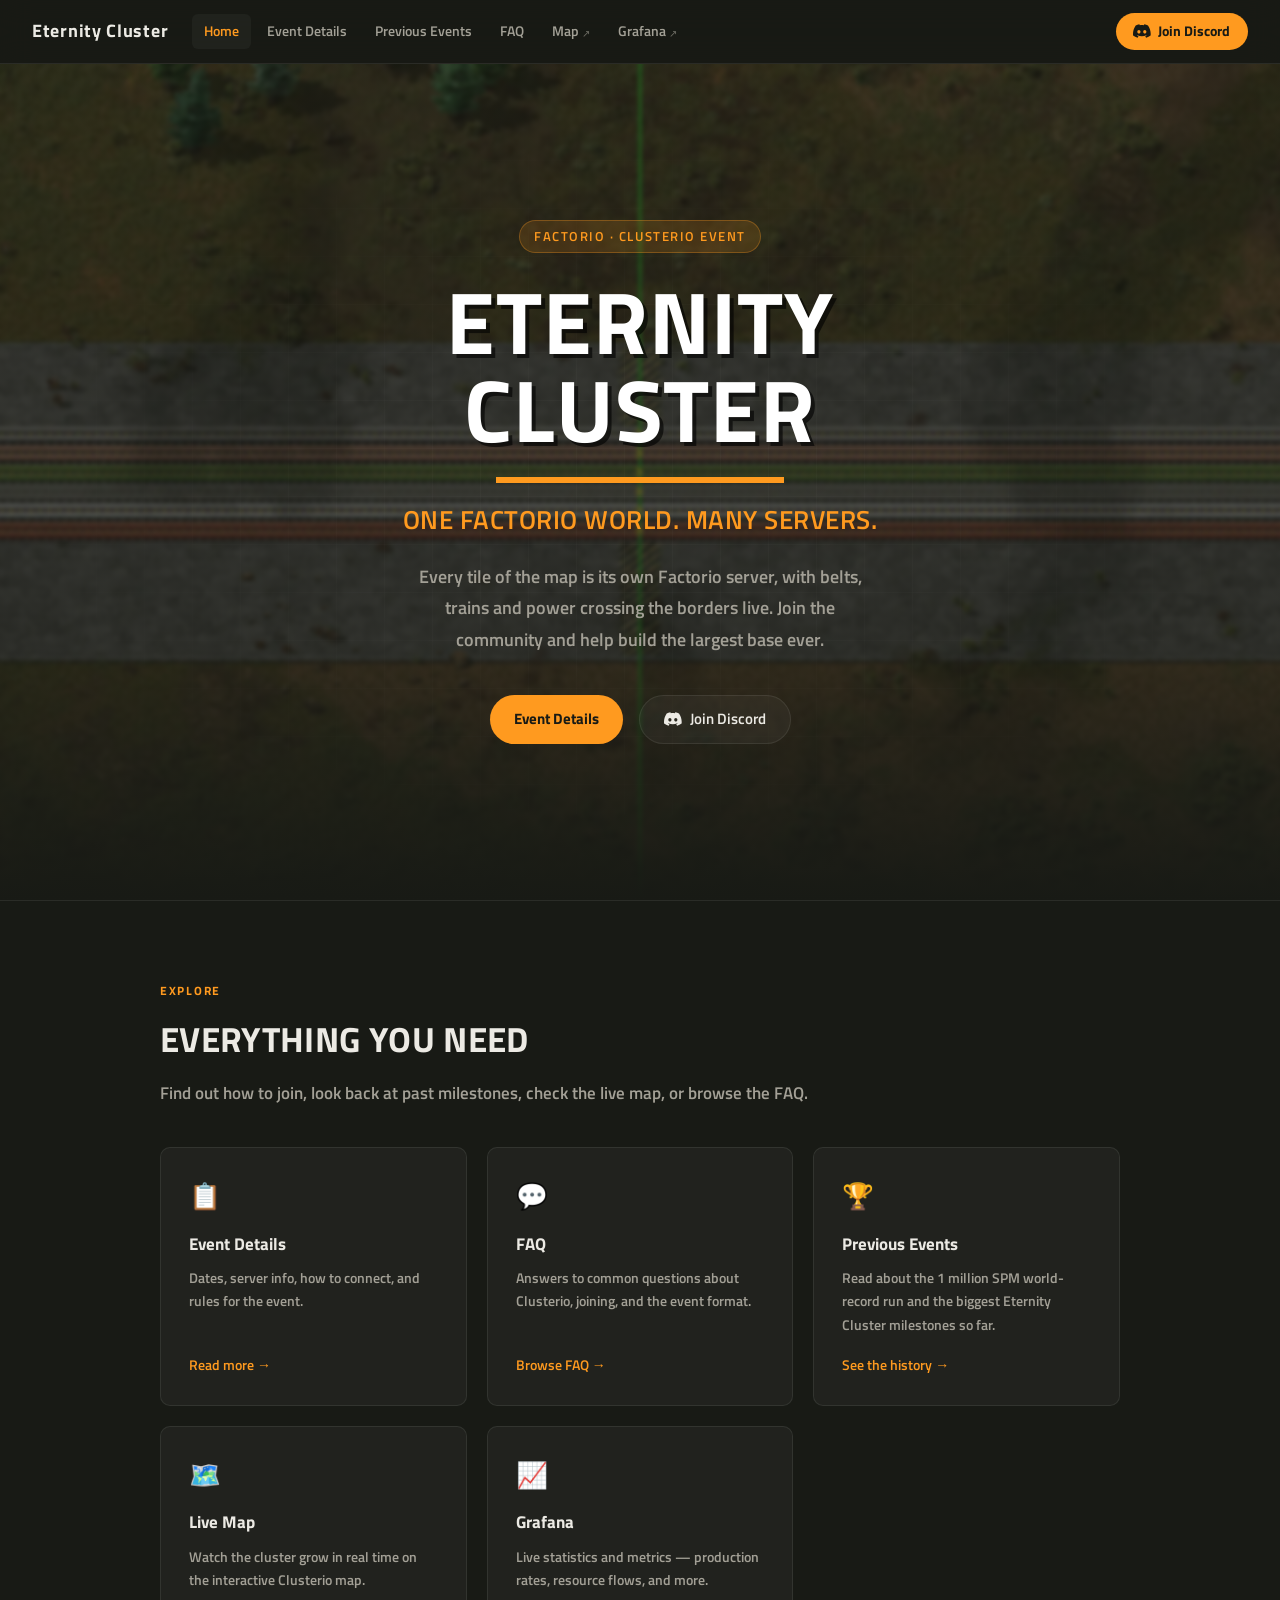
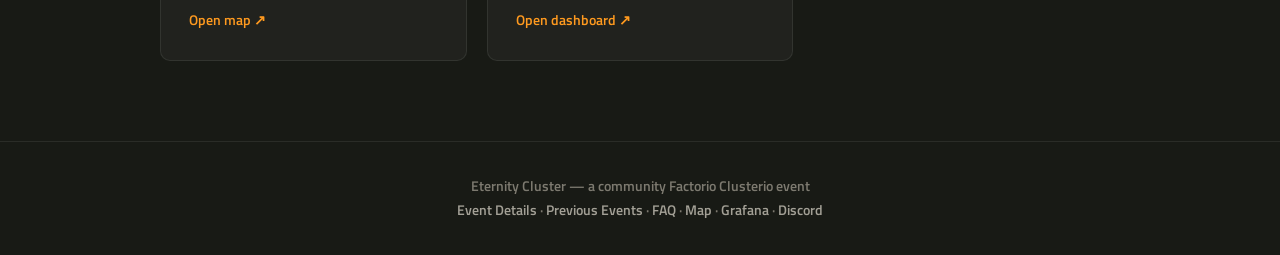
<file: index.html>
<!DOCTYPE html>
<html lang="en">
<head>
  <meta charset="UTF-8" />
  <meta name="viewport" content="width=device-width, initial-scale=1.0" />
  <meta name="description" content="Eternity Cluster is the world's largest collaborative multiplayer Factorio event powered by Clusterio.">
  <title>Eternity Cluster</title>
  <meta property="og:type" content="website" />
  <meta property="og:site_name" content="Eternity Cluster" />
  <meta property="og:title" content="Eternity Cluster" />
  <meta property="og:description" content="One Factorio world. Many servers. A community Factorio event powered by Clusterio." />
  <meta property="og:image" content="https://www.eternitycluster.com/img/og-card.jpg" />
  <meta property="og:image:width" content="1200" />
  <meta property="og:image:height" content="630" />
  <meta name="twitter:card" content="summary_large_image" />
  <meta name="theme-color" content="#181A15" />
  <link rel="stylesheet" href="css/style.css" />
  <link rel="preload" href="img/hero-border.webp" as="image" fetchpriority="high" />
</head>
<body>

  <!-- ─── Nav ─────────────────────────────────────────────────────────────── -->
  <nav class="nav">
    <a href="index.html" class="nav-brand">Eternity Cluster</a>
    <button class="nav-toggle" type="button" aria-expanded="false" aria-controls="site-menu" aria-label="Toggle navigation">
      <span class="nav-toggle-bar"></span>
      <span class="nav-toggle-bar"></span>
      <span class="nav-toggle-bar"></span>
    </button>
    <div class="nav-menu" id="site-menu">
      <ul class="nav-links">
        <li><a href="index.html">Home</a></li>
        <li><a href="details.html">Event Details</a></li>
        <li><a href="previous-events.html">Previous Events</a></li>
        <li><a href="faq.html">FAQ</a></li>
        <li><a href="https://map.eternitycluster.com/index.html" class="nav-external" target="_blank" rel="noopener">Map</a></li>
        <li><a href="https://grafana.eternitycluster.com/dashboards" class="nav-external" target="_blank" rel="noopener">Grafana</a></li>
      </ul>
      <a href="https://discord.gg/U77w6G9nKe" class="nav-discord" target="_blank" rel="noopener">
        <svg width="18" height="14" viewBox="0 0 59 44" fill="none" aria-hidden="true">
          <path d="M37.1937 0C36.6265 1.0071 36.1172 2.04893 35.6541 3.11392C31.2553 2.45409 26.7754 2.45409 22.365 3.11392C21.9136 2.04893 21.3926 1.0071 20.8254 0C16.6928 0.70613 12.6644 1.94475 8.84436 3.69271C1.27372 14.9098 -0.775214 25.8374 0.243466 36.6146C4.67704 39.8906 9.6431 42.391 14.9333 43.9884C16.1256 42.391 17.179 40.6893 18.0819 38.9182C16.3687 38.2815 14.7133 37.4828 13.1274 36.5567C13.5442 36.2557 13.9493 35.9432 14.3429 35.6422C23.6384 40.0179 34.4039 40.0179 43.711 35.6422C44.1046 35.9663 44.5097 36.2789 44.9264 36.5567C43.3405 37.4943 41.6852 38.2815 39.9604 38.9298C40.8633 40.7009 41.9167 42.4025 43.109 44C48.3992 42.4025 53.3653 39.9137 57.7988 36.6377C59.0027 24.1358 55.7383 13.3007 49.1748 3.70429C45.3663 1.95633 41.3379 0.717706 37.2053 0.0231518L37.1937 0ZM19.3784 29.9816C16.5192 29.9816 14.1461 27.3886 14.1461 24.1821C14.1461 20.9755 16.4266 18.371 19.3669 18.371C22.3071 18.371 24.6455 20.9871 24.5992 24.1821C24.5529 27.377 22.2956 29.9816 19.3784 29.9816ZM38.6639 29.9816C35.7931 29.9816 33.4431 27.3886 33.4431 24.1821C33.4431 20.9755 35.7236 18.371 38.6639 18.371C41.6042 18.371 43.9309 20.9871 43.8846 24.1821C43.8383 27.377 41.581 29.9816 38.6639 29.9816Z" fill="currentColor"/>
        </svg>
        Join Discord
      </a>
    </div>
  </nav>

  <!-- ─── Hero ─────────────────────────────────────────────────────────────── -->
  <section class="hero">
    <div class="hero-bg"></div>
    <div class="hero-content">
      <span class="hero-eyebrow">Factorio · Clusterio Event</span>
      <h1 class="hero-title">Eternity<br>Cluster</h1>
      <div class="hero-rule"></div>
      <p class="hero-sub">One Factorio world. Many servers.</p>
      <p class="hero-tagline">
        Every tile of the map is its own Factorio server, with belts, trains and power
        crossing the borders live. Join the community and help build the largest base ever.
      </p>
      <div class="hero-ctas">
        <a href="details.html" class="btn btn-primary">Event Details</a>
        <a href="https://discord.gg/U77w6G9nKe" class="btn btn-ghost" target="_blank" rel="noopener">
          <svg width="18" height="14" viewBox="0 0 59 44" fill="none" aria-hidden="true">
            <path d="M37.1937 0C36.6265 1.0071 36.1172 2.04893 35.6541 3.11392C31.2553 2.45409 26.7754 2.45409 22.365 3.11392C21.9136 2.04893 21.3926 1.0071 20.8254 0C16.6928 0.70613 12.6644 1.94475 8.84436 3.69271C1.27372 14.9098 -0.775214 25.8374 0.243466 36.6146C4.67704 39.8906 9.6431 42.391 14.9333 43.9884C16.1256 42.391 17.179 40.6893 18.0819 38.9182C16.3687 38.2815 14.7133 37.4828 13.1274 36.5567C13.5442 36.2557 13.9493 35.9432 14.3429 35.6422C23.6384 40.0179 34.4039 40.0179 43.711 35.6422C44.1046 35.9663 44.5097 36.2789 44.9264 36.5567C43.3405 37.4943 41.6852 38.2815 39.9604 38.9298C40.8633 40.7009 41.9167 42.4025 43.109 44C48.3992 42.4025 53.3653 39.9137 57.7988 36.6377C59.0027 24.1358 55.7383 13.3007 49.1748 3.70429C45.3663 1.95633 41.3379 0.717706 37.2053 0.0231518L37.1937 0ZM19.3784 29.9816C16.5192 29.9816 14.1461 27.3886 14.1461 24.1821C14.1461 20.9755 16.4266 18.371 19.3669 18.371C22.3071 18.371 24.6455 20.9871 24.5992 24.1821C24.5529 27.377 22.2956 29.9816 19.3784 29.9816ZM38.6639 29.9816C35.7931 29.9816 33.4431 27.3886 33.4431 24.1821C33.4431 20.9755 35.7236 18.371 38.6639 18.371C41.6042 18.371 43.9309 20.9871 43.8846 24.1821C43.8383 27.377 41.581 29.9816 38.6639 29.9816Z" fill="currentColor"/>
          </svg>
          Join Discord
        </a>
      </div>
    </div>
  </section>

  <div class="divider"></div>

  <!-- ─── Quick Links ───────────────────────────────────────────────────────── -->
  <section class="section">
    <div class="container">
      <p class="section-label">Explore</p>
      <h2 class="section-title">Everything you need</h2>
      <p class="section-subtitle">Find out how to join, look back at past milestones, check the live map, or browse the FAQ.</p>

      <div class="cards">
        <a href="details.html" class="card">
          <div class="card-icon">📋</div>
          <div class="card-title">Event Details</div>
          <div class="card-desc">Dates, server info, how to connect, and rules for the event.</div>
          <span class="card-link">Read more →</span>
        </a>

        <a href="faq.html" class="card">
          <div class="card-icon">💬</div>
          <div class="card-title">FAQ</div>
          <div class="card-desc">Answers to common questions about Clusterio, joining, and the event format.</div>
          <span class="card-link">Browse FAQ →</span>
        </a>

        <a href="previous-events.html" class="card">
          <div class="card-icon">🏆</div>
          <div class="card-title">Previous Events</div>
          <div class="card-desc">Read about the 1 million SPM world-record run and the biggest Eternity Cluster milestones so far.</div>
          <span class="card-link">See the history →</span>
        </a>

        <a href="https://map.eternitycluster.com/index.html" class="card" target="_blank" rel="noopener">
          <div class="card-icon">🗺️</div>
          <div class="card-title">Live Map</div>
          <div class="card-desc">Watch the cluster grow in real time on the interactive Clusterio map.</div>
          <span class="card-link">Open map ↗</span>
        </a>

        <a href="https://grafana.eternitycluster.com/dashboards" class="card" target="_blank" rel="noopener">
          <div class="card-icon">📈</div>
          <div class="card-title">Grafana</div>
          <div class="card-desc">Live statistics and metrics — production rates, resource flows, and more.</div>
          <span class="card-link">Open dashboard ↗</span>
        </a>
      </div>
    </div>
  </section>

  <!-- ─── Footer ───────────────────────────────────────────────────────────── -->
  <footer>
    <p>Eternity Cluster &mdash; a community Factorio Clusterio event</p>
    <p>
      <a href="details.html">Event Details</a> &middot;
      <a href="previous-events.html">Previous Events</a> &middot;
      <a href="faq.html">FAQ</a> &middot;
      <a href="https://map.eternitycluster.com/index.html" target="_blank" rel="noopener">Map</a> &middot;
      <a href="https://grafana.eternitycluster.com/dashboards" target="_blank" rel="noopener">Grafana</a> &middot;
      <a href="https://discord.gg/U77w6G9nKe" target="_blank" rel="noopener">Discord</a>
    </p>
  </footer>

  <script src="js/main.js"></script>
</body>
</html>
</file>
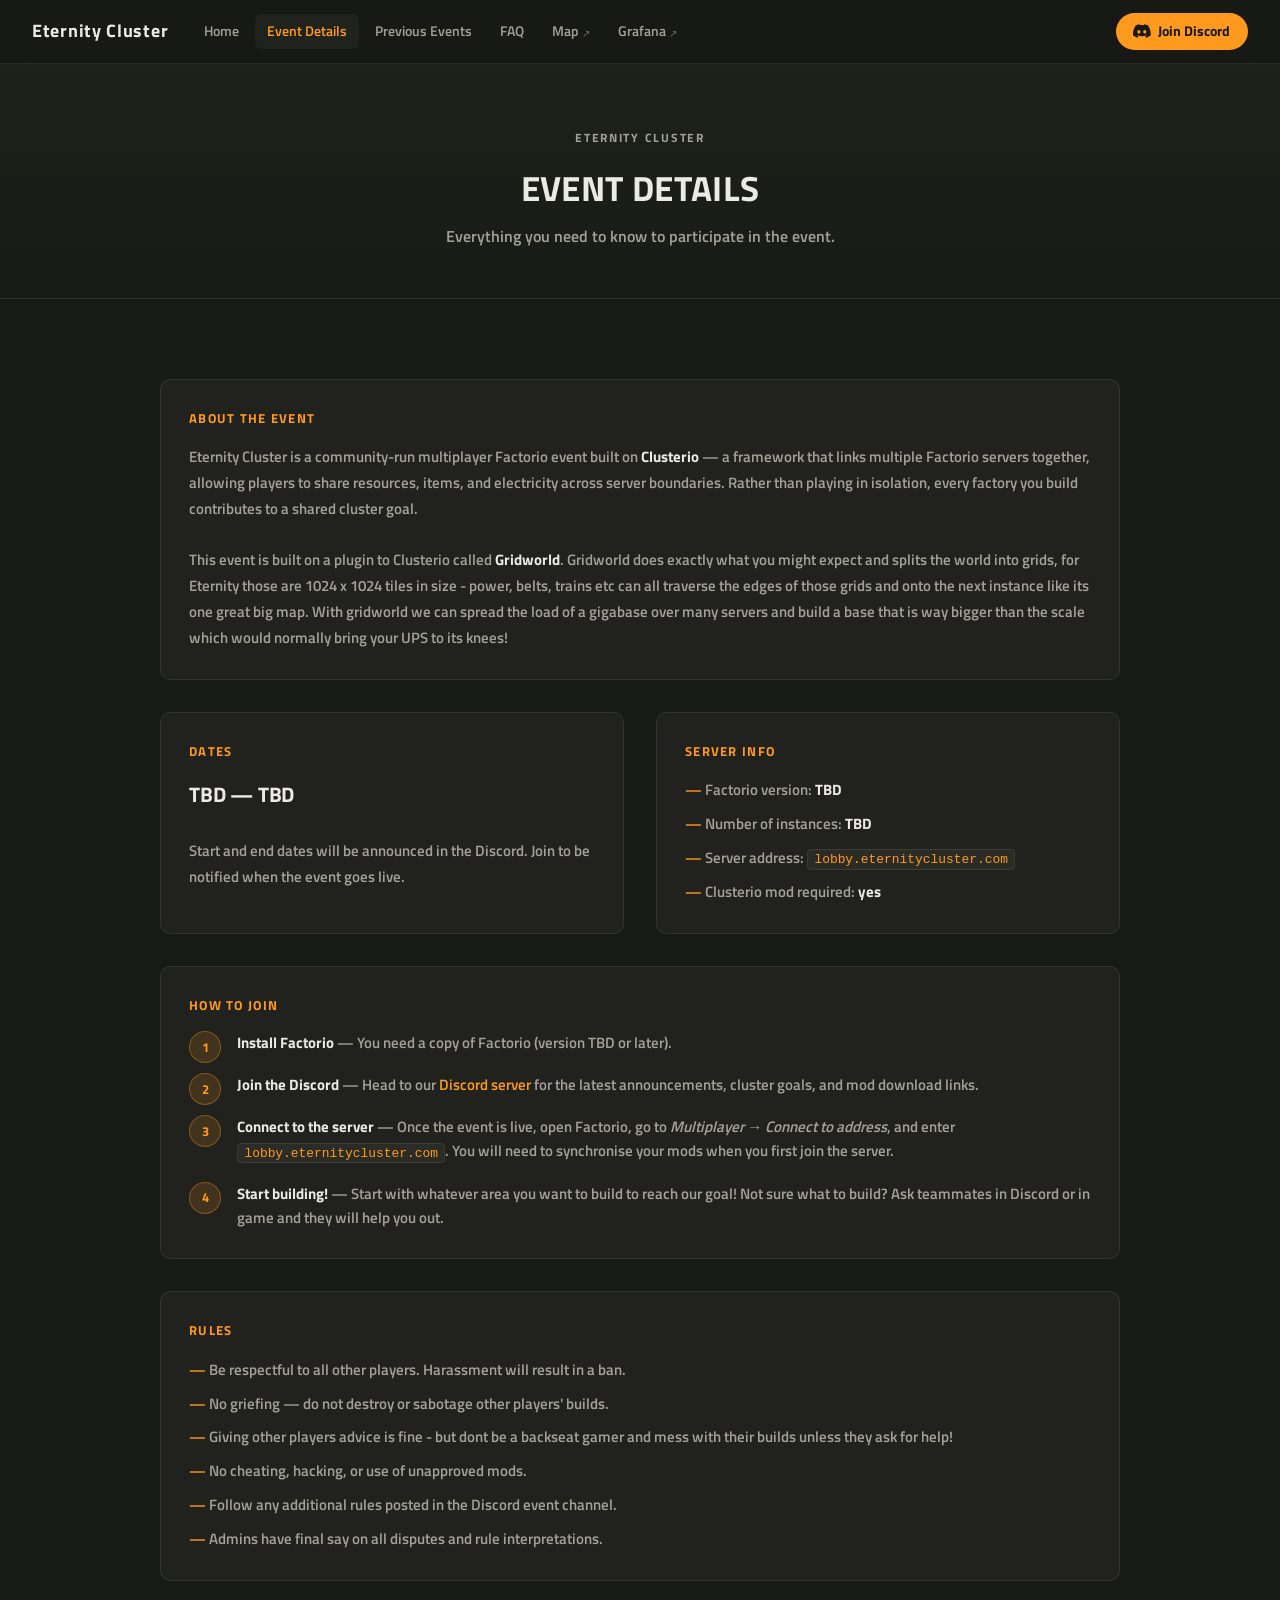
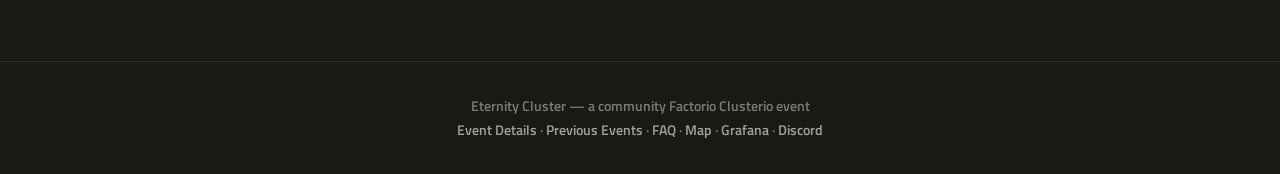
<file: details.html>
<!DOCTYPE html>
<html lang="en">
<head>
  <meta charset="UTF-8" />
  <meta name="viewport" content="width=device-width, initial-scale=1.0" />
  <title>Event Details — Eternity Cluster</title>
  <meta property="og:type" content="website" />
  <meta property="og:site_name" content="Eternity Cluster" />
  <meta property="og:title" content="Event Details — Eternity Cluster" />
  <meta property="og:description" content="One Factorio world. Many servers. A community Factorio event powered by Clusterio." />
  <meta property="og:image" content="https://www.eternitycluster.com/img/og-card.jpg" />
  <meta property="og:image:width" content="1200" />
  <meta property="og:image:height" content="630" />
  <meta name="twitter:card" content="summary_large_image" />
  <meta name="theme-color" content="#181A15" />
  <link rel="stylesheet" href="css/style.css" />
</head>
<body>

  <!-- ─── Nav ─────────────────────────────────────────────────────────────── -->
  <nav class="nav">
    <a href="index.html" class="nav-brand">Eternity Cluster</a>
    <button class="nav-toggle" type="button" aria-expanded="false" aria-controls="site-menu" aria-label="Toggle navigation">
      <span class="nav-toggle-bar"></span>
      <span class="nav-toggle-bar"></span>
      <span class="nav-toggle-bar"></span>
    </button>
    <div class="nav-menu" id="site-menu">
      <ul class="nav-links">
        <li><a href="index.html">Home</a></li>
        <li><a href="details.html">Event Details</a></li>
        <li><a href="previous-events.html">Previous Events</a></li>
        <li><a href="faq.html">FAQ</a></li>
        <li><a href="https://map.eternitycluster.com/index.html" class="nav-external" target="_blank" rel="noopener">Map</a></li>
        <li><a href="https://grafana.eternitycluster.com/dashboards" class="nav-external" target="_blank" rel="noopener">Grafana</a></li>
      </ul>
      <a href="https://discord.gg/U77w6G9nKe" class="nav-discord" target="_blank" rel="noopener">
        <svg width="18" height="14" viewBox="0 0 59 44" fill="none" aria-hidden="true">
          <path d="M37.1937 0C36.6265 1.0071 36.1172 2.04893 35.6541 3.11392C31.2553 2.45409 26.7754 2.45409 22.365 3.11392C21.9136 2.04893 21.3926 1.0071 20.8254 0C16.6928 0.70613 12.6644 1.94475 8.84436 3.69271C1.27372 14.9098 -0.775214 25.8374 0.243466 36.6146C4.67704 39.8906 9.6431 42.391 14.9333 43.9884C16.1256 42.391 17.179 40.6893 18.0819 38.9182C16.3687 38.2815 14.7133 37.4828 13.1274 36.5567C13.5442 36.2557 13.9493 35.9432 14.3429 35.6422C23.6384 40.0179 34.4039 40.0179 43.711 35.6422C44.1046 35.9663 44.5097 36.2789 44.9264 36.5567C43.3405 37.4943 41.6852 38.2815 39.9604 38.9298C40.8633 40.7009 41.9167 42.4025 43.109 44C48.3992 42.4025 53.3653 39.9137 57.7988 36.6377C59.0027 24.1358 55.7383 13.3007 49.1748 3.70429C45.3663 1.95633 41.3379 0.717706 37.2053 0.0231518L37.1937 0ZM19.3784 29.9816C16.5192 29.9816 14.1461 27.3886 14.1461 24.1821C14.1461 20.9755 16.4266 18.371 19.3669 18.371C22.3071 18.371 24.6455 20.9871 24.5992 24.1821C24.5529 27.377 22.2956 29.9816 19.3784 29.9816ZM38.6639 29.9816C35.7931 29.9816 33.4431 27.3886 33.4431 24.1821C33.4431 20.9755 35.7236 18.371 38.6639 18.371C41.6042 18.371 43.9309 20.9871 43.8846 24.1821C43.8383 27.377 41.581 29.9816 38.6639 29.9816Z" fill="currentColor"/>
        </svg>
        Join Discord
      </a>
    </div>
  </nav>

  <!-- ─── Page Hero ─────────────────────────────────────────────────────────── -->
  <div class="page-hero">
    <div class="container-sm">
      <p class="section-label">Eternity Cluster</p>
      <h1 class="section-title">Event Details</h1>
      <p>Everything you need to know to participate in the event.</p>
    </div>
  </div>

  <!-- ─── About ─────────────────────────────────────────────────────────────── -->
  <section class="section">
    <div class="container">
      <div class="details-grid">

        <div class="info-block full-width">
          <h3>About the Event</h3>
          <p>
            Eternity Cluster is a community-run multiplayer Factorio event built on
            <strong style="color: var(--text)">Clusterio</strong> — a framework that links multiple
            Factorio servers together, allowing players to share resources, items, and electricity
            across server boundaries. Rather than playing in isolation, every factory you build
            contributes to a shared cluster goal.
          </p>
          <br />
          <p style="color: var(--text-muted)">
            This event is built on a plugin to Clusterio called <strong style="color: var(--text)">Gridworld</strong>.
            Gridworld does exactly what you might expect and splits the world into grids, for Eternity those are 1024 x 1024 tiles
            in size - power, belts, trains etc can all traverse the edges of those grids and onto the next instance like its one
            great big map. With gridworld we can spread the load of a gigabase over many servers and build a base that is way bigger 
            than the scale which would normally bring your UPS to its knees!
          </p>
        </div>

        <div class="info-block">
          <h3>Dates</h3>
          <p class="highlight">TBD — TBD</p>
          <br />
          <p>Start and end dates will be announced in the Discord. Join to be notified when the event goes live.</p>
        </div>

        <div class="info-block">
          <h3>Server Info</h3>
          <ul>
            <li>Factorio version: <strong style="color:var(--text)">TBD</strong></li>
            <li>Number of instances: <strong style="color:var(--text)">TBD</strong></li>
            <li>Server address: <code>lobby.eternitycluster.com</code></li>
            <li>Clusterio mod required: <strong style="color:var(--text)">yes</strong></li>
          </ul>
        </div>

        <div class="info-block full-width">
          <h3>How to Join</h3>
          <ol class="steps">
            <li>
              <strong>Install Factorio</strong> — You need a copy of Factorio
              (version TBD or later).
            </li>
            <li>
              <strong>Join the Discord</strong> — Head to our
              <a href="https://discord.gg/U77w6G9nKe" target="_blank" rel="noopener">Discord server</a> for the latest announcements,
              cluster goals, and mod download links.
            </li>
            <li>
              <strong>Connect to the server</strong> — Once the event is live, open Factorio,
              go to <em>Multiplayer → Connect to address</em>, and enter <code>lobby.eternitycluster.com</code>.
              You will need to synchronise your mods when you first join the server.
            </li>
            <li>
              <strong>Start building!</strong> — Start with whatever area you want to build to reach our goal! 
              Not sure what to build? Ask teammates in Discord or in game and they will help you out. 
            </li>
          </ol>
        </div>

        <div class="info-block full-width">
          <h3>Rules</h3>
          <ul>
            <li>Be respectful to all other players. Harassment will result in a ban.</li>
            <li>No griefing — do not destroy or sabotage other players' builds.</li>
            <li>Giving other players advice is fine - but dont be a backseat gamer and mess with their builds unless they ask for help!</li>
            <li>No cheating, hacking, or use of unapproved mods.</li>
            <li>Follow any additional rules posted in the Discord event channel.</li>
            <li>Admins have final say on all disputes and rule interpretations.</li>
          </ul>
        </div>

      </div>
    </div>
  </section>

  <!-- ─── Footer ───────────────────────────────────────────────────────────── -->
  <footer>
    <p>Eternity Cluster &mdash; a community Factorio Clusterio event</p>
    <p>
      <a href="details.html">Event Details</a> &middot;
      <a href="previous-events.html">Previous Events</a> &middot;
      <a href="faq.html">FAQ</a> &middot;
      <a href="https://map.eternitycluster.com/index.html" target="_blank" rel="noopener">Map</a> &middot;
      <a href="https://grafana.eternitycluster.com/dashboards" target="_blank" rel="noopener">Grafana</a> &middot;
      <a href="https://discord.gg/U77w6G9nKe" target="_blank" rel="noopener">Discord</a>
    </p>
  </footer>

  <script src="js/main.js"></script>
</body>
</html>
</file>
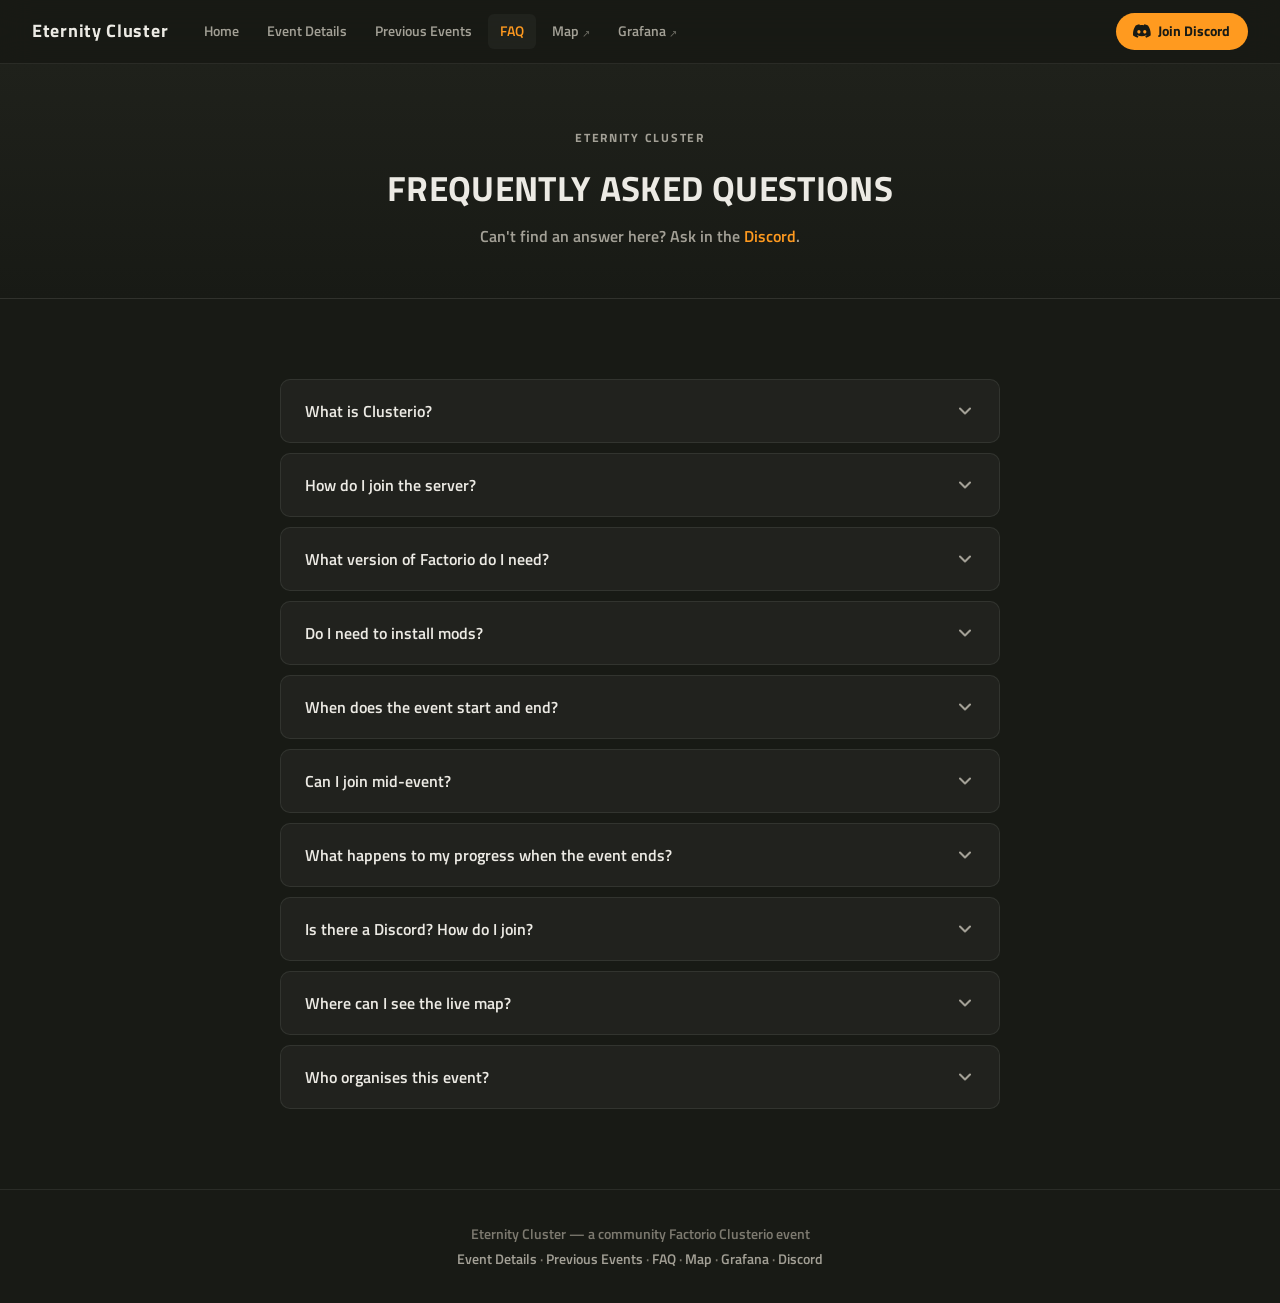
<file: faq.html>
<!DOCTYPE html>
<html lang="en">
<head>
  <meta charset="UTF-8" />
  <meta name="viewport" content="width=device-width, initial-scale=1.0" />
  <title>FAQ — Eternity Cluster</title>
  <meta property="og:type" content="website" />
  <meta property="og:site_name" content="Eternity Cluster" />
  <meta property="og:title" content="FAQ — Eternity Cluster" />
  <meta property="og:description" content="One Factorio world. Many servers. A community Factorio event powered by Clusterio." />
  <meta property="og:image" content="https://www.eternitycluster.com/img/og-card.jpg" />
  <meta property="og:image:width" content="1200" />
  <meta property="og:image:height" content="630" />
  <meta name="twitter:card" content="summary_large_image" />
  <meta name="theme-color" content="#181A15" />
  <link rel="stylesheet" href="css/style.css" />
</head>
<body>

  <!-- ─── Nav ─────────────────────────────────────────────────────────────── -->
  <nav class="nav">
    <a href="index.html" class="nav-brand">Eternity Cluster</a>
    <button class="nav-toggle" type="button" aria-expanded="false" aria-controls="site-menu" aria-label="Toggle navigation">
      <span class="nav-toggle-bar"></span>
      <span class="nav-toggle-bar"></span>
      <span class="nav-toggle-bar"></span>
    </button>
    <div class="nav-menu" id="site-menu">
      <ul class="nav-links">
        <li><a href="index.html">Home</a></li>
        <li><a href="details.html">Event Details</a></li>
        <li><a href="previous-events.html">Previous Events</a></li>
        <li><a href="faq.html">FAQ</a></li>
        <li><a href="https://map.eternitycluster.com/index.html" class="nav-external" target="_blank" rel="noopener">Map</a></li>
        <li><a href="https://grafana.eternitycluster.com/dashboards" class="nav-external" target="_blank" rel="noopener">Grafana</a></li>
      </ul>
      <a href="https://discord.gg/U77w6G9nKe" class="nav-discord" target="_blank" rel="noopener">
        <svg width="18" height="14" viewBox="0 0 59 44" fill="none" aria-hidden="true">
          <path d="M37.1937 0C36.6265 1.0071 36.1172 2.04893 35.6541 3.11392C31.2553 2.45409 26.7754 2.45409 22.365 3.11392C21.9136 2.04893 21.3926 1.0071 20.8254 0C16.6928 0.70613 12.6644 1.94475 8.84436 3.69271C1.27372 14.9098 -0.775214 25.8374 0.243466 36.6146C4.67704 39.8906 9.6431 42.391 14.9333 43.9884C16.1256 42.391 17.179 40.6893 18.0819 38.9182C16.3687 38.2815 14.7133 37.4828 13.1274 36.5567C13.5442 36.2557 13.9493 35.9432 14.3429 35.6422C23.6384 40.0179 34.4039 40.0179 43.711 35.6422C44.1046 35.9663 44.5097 36.2789 44.9264 36.5567C43.3405 37.4943 41.6852 38.2815 39.9604 38.9298C40.8633 40.7009 41.9167 42.4025 43.109 44C48.3992 42.4025 53.3653 39.9137 57.7988 36.6377C59.0027 24.1358 55.7383 13.3007 49.1748 3.70429C45.3663 1.95633 41.3379 0.717706 37.2053 0.0231518L37.1937 0ZM19.3784 29.9816C16.5192 29.9816 14.1461 27.3886 14.1461 24.1821C14.1461 20.9755 16.4266 18.371 19.3669 18.371C22.3071 18.371 24.6455 20.9871 24.5992 24.1821C24.5529 27.377 22.2956 29.9816 19.3784 29.9816ZM38.6639 29.9816C35.7931 29.9816 33.4431 27.3886 33.4431 24.1821C33.4431 20.9755 35.7236 18.371 38.6639 18.371C41.6042 18.371 43.9309 20.9871 43.8846 24.1821C43.8383 27.377 41.581 29.9816 38.6639 29.9816Z" fill="currentColor"/>
        </svg>
        Join Discord
      </a>
    </div>
  </nav>

  <!-- ─── Page Hero ─────────────────────────────────────────────────────────── -->
  <div class="page-hero">
    <div class="container-sm">
      <p class="section-label">Eternity Cluster</p>
      <h1 class="section-title">Frequently Asked Questions</h1>
      <p>Can't find an answer here? Ask in the <a href="https://discord.gg/U77w6G9nKe" target="_blank" rel="noopener">Discord</a>.</p>
    </div>
  </div>

  <!-- ─── FAQ ──────────────────────────────────────────────────────────────── -->
  <section class="section">
    <div class="container-sm">
      <div class="faq-list">

        <div class="faq-item">
          <button class="faq-question">
            What is Clusterio?
            <svg class="faq-chevron" viewBox="0 0 24 24" fill="none" stroke="currentColor" stroke-width="2.5" stroke-linecap="round" stroke-linejoin="round">
              <polyline points="6 9 12 15 18 9"/>
            </svg>
          </button>
          <div class="faq-answer">
            <div class="faq-answer-inner">
              Clusterio is an open-source server framework for Factorio that links multiple game
              servers together into a single "cluster". It adds shared storage and resource
              transfer across server boundaries, so items you produce on one instance can be
              deposited into a shared pool and withdrawn on any other instance. This enables
              large-scale player cooperation that wouldn't be possible on a single server.
              You can read more about it on the <a href="https://github.com/clusterio/clusterio">Clusterio GitHub</a>
              or the <a href="https://discord.gg/5XuDkje">Clusterio Discord</a>.
            </div>
          </div>
        </div>

        <div class="faq-item">
          <button class="faq-question">
            How do I join the server?
            <svg class="faq-chevron" viewBox="0 0 24 24" fill="none" stroke="currentColor" stroke-width="2.5" stroke-linecap="round" stroke-linejoin="round">
              <polyline points="6 9 12 15 18 9"/>
            </svg>
          </button>
          <div class="faq-answer">
            <div class="faq-answer-inner">
              Join our <a href="https://discord.gg/U77w6G9nKe" target="_blank" rel="noopener">Discord server</a> first —
              server addresses, and any helpful info will be there. You can also check the <a href="/details.html">Event Details page</a> 
              to learn more.<br> 
              After that, just open Factorio, go to <em>Multiplayer → Connect to address</em>, and enter 
              <code>lobby.eternitycluster.com</code> to join the entrance lobby!
            </div>
          </div>
        </div>

        <div class="faq-item">
          <button class="faq-question">
            What version of Factorio do I need?
            <svg class="faq-chevron" viewBox="0 0 24 24" fill="none" stroke="currentColor" stroke-width="2.5" stroke-linecap="round" stroke-linejoin="round">
              <polyline points="6 9 12 15 18 9"/>
            </svg>
          </button>
          <div class="faq-answer">
            <div class="faq-answer-inner">
              The required version will be announced before the event starts, and might update during the event. 
              Check the Discord <strong>#announcements</strong> channel or the <a href="details.html">Event Details</a>
              page to keep up to date on what version you need.<br> 
              Generally using "Latest" on steam will keep to in line with the cluster but sometimes we might run a little behind! 
              Make sure your game client matches the server version exactly, or you won't be able to connect.
            </div>
          </div>
        </div>

        <div class="faq-item">
          <button class="faq-question">
            Do I need to install mods?
            <svg class="faq-chevron" viewBox="0 0 24 24" fill="none" stroke="currentColor" stroke-width="2.5" stroke-linecap="round" stroke-linejoin="round">
              <polyline points="6 9 12 15 18 9"/>
            </svg>
          </button>
          <div class="faq-answer">
            <div class="faq-answer-inner">
              Yes. Clusterio requires a client-side mod to communicate with the cluster backend.
              If you try to join the cluster it should prompt you to synchronise your mods to join,
              this ought to automatically download the neccesary mods from the in-game mod portal. <br>
              If this doesn't work for whatever reason, a complete modpack will be provided before the event 
              — you can install it via the Factorio in-game mod portal or by manually placing the files in your mods folder.
              Do not install any additional mods or you won't be able to join the server.
            </div>
          </div>
        </div>

        <div class="faq-item">
          <button class="faq-question">
            When does the event start and end?
            <svg class="faq-chevron" viewBox="0 0 24 24" fill="none" stroke="currentColor" stroke-width="2.5" stroke-linecap="round" stroke-linejoin="round">
              <polyline points="6 9 12 15 18 9"/>
            </svg>
          </button>
          <div class="faq-answer">
            <div class="faq-answer-inner">
              Dates are TBD and will be announced in the Discord. Join the server and enable
              notifications in <strong>#announcements</strong> so you don't miss it.
              The event will run for a fixed window; all progress resets after it ends.
            </div>
          </div>
        </div>

        <div class="faq-item">
          <button class="faq-question">
            Can I join mid-event?
            <svg class="faq-chevron" viewBox="0 0 24 24" fill="none" stroke="currentColor" stroke-width="2.5" stroke-linecap="round" stroke-linejoin="round">
              <polyline points="6 9 12 15 18 9"/>
            </svg>
          </button>
          <div class="faq-answer">
            <div class="faq-answer-inner">
              Yes! The servers remain open for the full duration of the event. You can join at
              any time, even days after the start, and immediately contribute to the shared
              cluster goal. Coordinate with other players on Discord or in-game to see where help is most
              needed.
            </div>
          </div>
        </div>

        <div class="faq-item">
          <button class="faq-question">
            What happens to my progress when the event ends?
            <svg class="faq-chevron" viewBox="0 0 24 24" fill="none" stroke="currentColor" stroke-width="2.5" stroke-linecap="round" stroke-linejoin="round">
              <polyline points="6 9 12 15 18 9"/>
            </svg>
          </button>
          <div class="faq-answer">
            <div class="faq-answer-inner">
              This is a temporary event — all saves and cluster data are specific to this run.
              When the event ends the servers close and no saves are carried forward. You are free to save the map from the servers
              at any time before the event ends, or to save blueprints of any builds you want.<br> A collection of maps may be made available
              after the event however this is not guaranteed and may not be possible to run on a normal computer due to their size!
              Announcements about end-of-event archival will be made in Discord.
            </div>
          </div>
        </div>

        <div class="faq-item">
          <button class="faq-question">
            Is there a Discord? How do I join?
            <svg class="faq-chevron" viewBox="0 0 24 24" fill="none" stroke="currentColor" stroke-width="2.5" stroke-linecap="round" stroke-linejoin="round">
              <polyline points="6 9 12 15 18 9"/>
            </svg>
          </button>
          <div class="faq-answer">
            <div class="faq-answer-inner">
              Yes. Click the <strong>Join Discord</strong> button at the top right of any page,
              or use <a href="https://discord.gg/U77w6G9nKe" target="_blank" rel="noopener">this invite link</a>.
              The Discord is the primary place for announcements, team coordination, technical
              support, and general chat.
            </div>
          </div>
        </div>

        <div class="faq-item">
          <button class="faq-question">
            Where can I see the live map?
            <svg class="faq-chevron" viewBox="0 0 24 24" fill="none" stroke="currentColor" stroke-width="2.5" stroke-linecap="round" stroke-linejoin="round">
              <polyline points="6 9 12 15 18 9"/>
            </svg>
          </button>
          <div class="faq-answer">
            <div class="faq-answer-inner">
              The live map is available via the <a href="https://map.eternitycluster.com/index.html" target="_blank" rel="noopener">Map link</a>
              in the navigation bar. It updates periodically and shows player positions,
              explored territory, and base footprints across all shards. A <a href="https://grafana.eternitycluster.com/dashboards" target="_blank" rel="noopener">Grafana dashboard</a>
              is also available for detailed production and flow statistics.
            </div>
          </div>
        </div>

        <div class="faq-item">
          <button class="faq-question">
            Who organises this event?
            <svg class="faq-chevron" viewBox="0 0 24 24" fill="none" stroke="currentColor" stroke-width="2.5" stroke-linecap="round" stroke-linejoin="round">
              <polyline points="6 9 12 15 18 9"/>
            </svg>
          </button>
          <div class="faq-answer">
            <div class="faq-answer-inner">
              Eternity Cluster is organised by a small team of community volunteers. You can
              reach the admins directly in the <a href="https://discord.gg/U77w6G9nKe" target="_blank" rel="noopener">Discord</a>
              server. If you'd like to help run future events, ask in the Discord.
            </div>
          </div>
        </div>

      </div>
    </div>
  </section>

  <!-- ─── Footer ───────────────────────────────────────────────────────────── -->
  <footer>
    <p>Eternity Cluster &mdash; a community Factorio Clusterio event</p>
    <p>
      <a href="details.html">Event Details</a> &middot;
      <a href="previous-events.html">Previous Events</a> &middot;
      <a href="faq.html">FAQ</a> &middot;
      <a href="https://map.eternitycluster.com/index.html" target="_blank" rel="noopener">Map</a> &middot;
      <a href="https://grafana.eternitycluster.com/dashboards" target="_blank" rel="noopener">Grafana</a> &middot;
      <a href="https://discord.gg/U77w6G9nKe" target="_blank" rel="noopener">Discord</a>
    </p>
  </footer>

  <script src="js/main.js"></script>
</body>
</html>
</file>
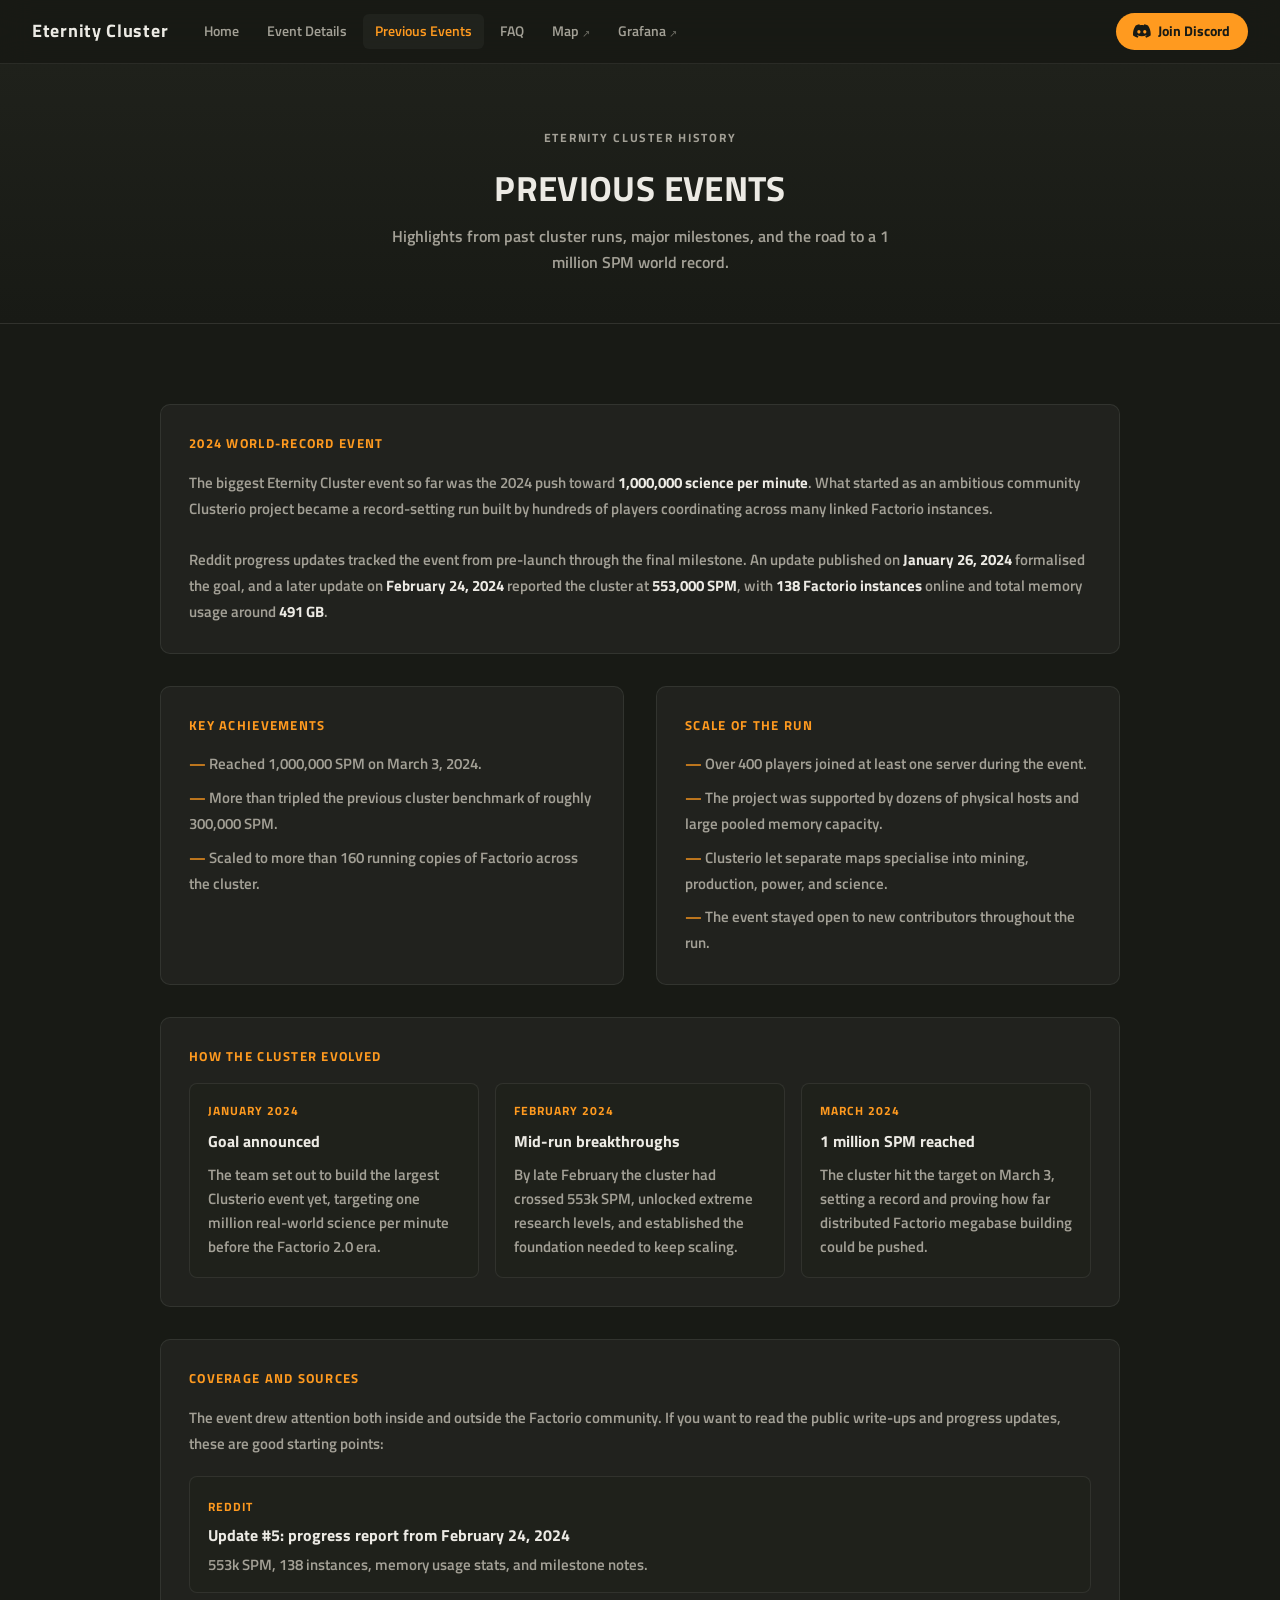
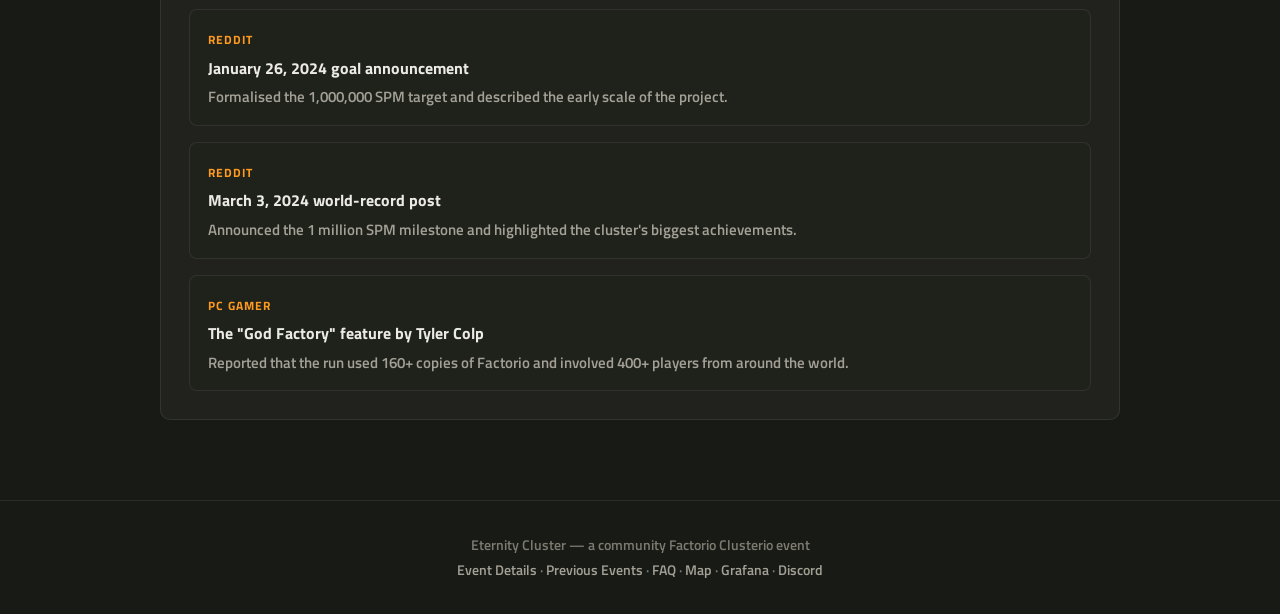
<file: previous-events.html>
<!DOCTYPE html>
<html lang="en">
<head>
  <meta charset="UTF-8" />
  <meta name="viewport" content="width=device-width, initial-scale=1.0" />
  <title>Previous Events - Eternity Cluster</title>
  <meta property="og:type" content="website" />
  <meta property="og:site_name" content="Eternity Cluster" />
  <meta property="og:title" content="Previous Events - Eternity Cluster" />
  <meta property="og:description" content="One Factorio world. Many servers. A community Factorio event powered by Clusterio." />
  <meta property="og:image" content="https://www.eternitycluster.com/img/og-card.jpg" />
  <meta property="og:image:width" content="1200" />
  <meta property="og:image:height" content="630" />
  <meta name="twitter:card" content="summary_large_image" />
  <meta name="theme-color" content="#181A15" />
  <link rel="stylesheet" href="css/style.css" />
</head>
<body>

  <nav class="nav">
    <a href="index.html" class="nav-brand">Eternity Cluster</a>
    <button class="nav-toggle" type="button" aria-expanded="false" aria-controls="site-menu" aria-label="Toggle navigation">
      <span class="nav-toggle-bar"></span>
      <span class="nav-toggle-bar"></span>
      <span class="nav-toggle-bar"></span>
    </button>
    <div class="nav-menu" id="site-menu">
      <ul class="nav-links">
        <li><a href="index.html">Home</a></li>
        <li><a href="details.html">Event Details</a></li>
        <li><a href="previous-events.html">Previous Events</a></li>
        <li><a href="faq.html">FAQ</a></li>
        <li><a href="https://map.eternitycluster.com/index.html" class="nav-external" target="_blank" rel="noopener">Map</a></li>
        <li><a href="https://grafana.eternitycluster.com/dashboards" class="nav-external" target="_blank" rel="noopener">Grafana</a></li>
      </ul>
      <a href="https://discord.gg/U77w6G9nKe" class="nav-discord" target="_blank" rel="noopener">
        <svg width="18" height="14" viewBox="0 0 59 44" fill="none" aria-hidden="true">
          <path d="M37.1937 0C36.6265 1.0071 36.1172 2.04893 35.6541 3.11392C31.2553 2.45409 26.7754 2.45409 22.365 3.11392C21.9136 2.04893 21.3926 1.0071 20.8254 0C16.6928 0.70613 12.6644 1.94475 8.84436 3.69271C1.27372 14.9098 -0.775214 25.8374 0.243466 36.6146C4.67704 39.8906 9.6431 42.391 14.9333 43.9884C16.1256 42.391 17.179 40.6893 18.0819 38.9182C16.3687 38.2815 14.7133 37.4828 13.1274 36.5567C13.5442 36.2557 13.9493 35.9432 14.3429 35.6422C23.6384 40.0179 34.4039 40.0179 43.711 35.6422C44.1046 35.9663 44.5097 36.2789 44.9264 36.5567C43.3405 37.4943 41.6852 38.2815 39.9604 38.9298C40.8633 40.7009 41.9167 42.4025 43.109 44C48.3992 42.4025 53.3653 39.9137 57.7988 36.6377C59.0027 24.1358 55.7383 13.3007 49.1748 3.70429C45.3663 1.95633 41.3379 0.717706 37.2053 0.0231518L37.1937 0ZM19.3784 29.9816C16.5192 29.9816 14.1461 27.3886 14.1461 24.1821C14.1461 20.9755 16.4266 18.371 19.3669 18.371C22.3071 18.371 24.6455 20.9871 24.5992 24.1821C24.5529 27.377 22.2956 29.9816 19.3784 29.9816ZM38.6639 29.9816C35.7931 29.9816 33.4431 27.3886 33.4431 24.1821C33.4431 20.9755 35.7236 18.371 38.6639 18.371C41.6042 18.371 43.9309 20.9871 43.8846 24.1821C43.8383 27.377 41.581 29.9816 38.6639 29.9816Z" fill="currentColor"/>
        </svg>
        Join Discord
      </a>
    </div>
  </nav>

  <div class="page-hero">
    <div class="container-sm">
      <p class="section-label">Eternity Cluster History</p>
      <h1 class="section-title">Previous Events</h1>
      <p>Highlights from past cluster runs, major milestones, and the road to a 1 million SPM world record.</p>
    </div>
  </div>

  <section class="section">
    <div class="container">
      <div class="details-grid">

        <div class="info-block full-width">
          <h3>2024 World-Record Event</h3>
          <p>
            The biggest Eternity Cluster event so far was the 2024 push toward
            <strong style="color: var(--text)">1,000,000 science per minute</strong>. What started as an
            ambitious community Clusterio project became a record-setting run built by hundreds of
            players coordinating across many linked Factorio instances.
          </p>
          <br />
          <p style="color: var(--text-muted)">
            Reddit progress updates tracked the event from pre-launch through the final milestone.
            An update published on <strong style="color: var(--text)">January 26, 2024</strong> formalised the goal,
            and a later update on <strong style="color: var(--text)">February 24, 2024</strong> reported the
            cluster at <strong style="color: var(--text)">553,000 SPM</strong>, with
            <strong style="color: var(--text)">138 Factorio instances</strong> online and total memory usage
            around <strong style="color: var(--text)">491 GB</strong>.
          </p>
        </div>

        <div class="info-block">
          <h3>Key Achievements</h3>
          <ul class="milestone-list">
            <li>Reached 1,000,000 SPM on March 3, 2024.</li>
            <li>More than tripled the previous cluster benchmark of roughly 300,000 SPM.</li>
            <li>Scaled to more than 160 running copies of Factorio across the cluster.</li>
          </ul>
        </div>

        <div class="info-block">
          <h3>Scale of the Run</h3>
          <ul class="milestone-list">
            <li>Over 400 players joined at least one server during the event.</li>
            <li>The project was supported by dozens of physical hosts and large pooled memory capacity.</li>
            <li>Clusterio let separate maps specialise into mining, production, power, and science.</li>
            <li>The event stayed open to new contributors throughout the run.</li>
          </ul>
        </div>

        <div class="info-block full-width">
          <h3>How the Cluster Evolved</h3>
          <div class="history-grid">
            <article class="history-card">
              <p class="history-date">January 2024</p>
              <h4>Goal announced</h4>
              <p>The team set out to build the largest Clusterio event yet, targeting one million real-world science per minute before the Factorio 2.0 era.</p>
            </article>
            <article class="history-card">
              <p class="history-date">February 2024</p>
              <h4>Mid-run breakthroughs</h4>
              <p>By late February the cluster had crossed 553k SPM, unlocked extreme research levels, and established the foundation needed to keep scaling.</p>
            </article>
            <article class="history-card">
              <p class="history-date">March 2024</p>
              <h4>1 million SPM reached</h4>
              <p>The cluster hit the target on March 3, setting a record and proving how far distributed Factorio megabase building could be pushed.</p>
            </article>
          </div>
        </div>

        <div class="info-block full-width">
          <h3>Coverage and Sources</h3>
          <p>
            The event drew attention both inside and outside the Factorio community. If you want to
            read the public write-ups and progress updates, these are good starting points:
          </p>
          <div class="press-links">
            <a href="https://www.reddit.com/r/factorio/comments/1ayskry/update_5_join_the_largest_factorio_clusterio/" class="press-link" target="_blank" rel="noopener">
              <span class="press-source">Reddit</span>
              <strong>Update #5: progress report from February 24, 2024</strong>
              <span class="press-desc">553k SPM, 138 instances, memory usage stats, and milestone notes.</span>
            </a>
            <a href="https://www.reddit.com/r/factorio/comments/1abmkpy/update_join_the_largest_factorio_clusterio_event/" class="press-link" target="_blank" rel="noopener">
              <span class="press-source">Reddit</span>
              <strong>January 26, 2024 goal announcement</strong>
              <span class="press-desc">Formalised the 1,000,000 SPM target and described the early scale of the project.</span>
            </a>
            <a href="https://www.reddit.com/r/factorio/comments/1b5kayc/eternity_cluster_achieves_world_record_1_million/" class="press-link" target="_blank" rel="noopener">
              <span class="press-source">Reddit</span>
              <strong>March 3, 2024 world-record post</strong>
              <span class="press-desc">Announced the 1 million SPM milestone and highlighted the cluster's biggest achievements.</span>
            </a>
            <a href="https://www.pcgamer.com/games/survival-crafting/factorio-world-record-server-god-factory/" class="press-link" target="_blank" rel="noopener">
              <span class="press-source">PC Gamer</span>
              <strong>The "God Factory" feature by Tyler Colp</strong>
              <span class="press-desc">Reported that the run used 160+ copies of Factorio and involved 400+ players from around the world.</span>
            </a>
          </div>
        </div>

      </div>
    </div>
  </section>

  <footer>
    <p>Eternity Cluster &mdash; a community Factorio Clusterio event</p>
    <p>
      <a href="details.html">Event Details</a> &middot;
      <a href="previous-events.html">Previous Events</a> &middot;
      <a href="faq.html">FAQ</a> &middot;
      <a href="https://map.eternitycluster.com/index.html" target="_blank" rel="noopener">Map</a> &middot;
      <a href="https://grafana.eternitycluster.com/dashboards" target="_blank" rel="noopener">Grafana</a> &middot;
      <a href="https://discord.gg/U77w6G9nKe" target="_blank" rel="noopener">Discord</a>
    </p>
  </footer>

  <script src="js/main.js"></script>
</body>
</html>
</file>
<file: css/style.css>
/* ─── Reset & Base ─────────────────────────────────────────────────────────── */
*, *::before, *::after { box-sizing: border-box; margin: 0; padding: 0; }

/* Brand tokens: see brand/ in the event project. Orange accent, concrete black, Titillium Web. */
@font-face { font-family: 'Titillium Web'; font-weight: 600; font-display: swap; src: url('../fonts/TitilliumWeb-SemiBold.woff2') format('woff2'); }
@font-face { font-family: 'Titillium Web'; font-weight: 700; font-display: swap; src: url('../fonts/TitilliumWeb-Bold.woff2') format('woff2'); }

:root {
  --bg:          #181A15;
  --bg-2:        #1F211B;
  --bg-3:        #2A2C25;
  --surface:     rgba(255,255,255,0.04);
  --border:      rgba(255,255,255,0.08);
  --accent:      #FF9A1F;
  --accent-glow: rgba(255,154,31,0.35);
  --accent-dim:  rgba(255,154,31,0.15);
  --on-accent:   #181A15;
  --text:        #ECEAE4;
  --text-muted:  #A3A096;
  --text-faint:  #7D7A70;
  --radius:      10px;
  --nav-h:       64px;
  --transition:  0.2s ease;
}

html { scroll-behavior: smooth; }

body {
  background: var(--bg);
  color: var(--text);
  font-family: 'Titillium Web', -apple-system, BlinkMacSystemFont, 'Segoe UI', Roboto, 'Helvetica Neue', sans-serif;
  font-size: 16px;
  line-height: 1.6;
  min-height: 100vh;
  display: flex;
  flex-direction: column;
}

body.nav-open {
  overflow: hidden;
}

a { color: var(--accent); text-decoration: none; transition: color var(--transition); }
a:hover { color: #FFB55C; }

img { max-width: 100%; display: block; }
button { font-family: inherit; }

/* ─── Nav ───────────────────────────────────────────────────────────────────── */
.nav {
  position: sticky;
  top: 0;
  z-index: 100;
  min-height: var(--nav-h);
  background: rgba(24,26,21,0.75);
  backdrop-filter: blur(16px);
  -webkit-backdrop-filter: blur(16px);
  border-bottom: 1px solid var(--border);
  display: flex;
  align-items: center;
  padding: 0 2rem;
  gap: 1.5rem;
}

.nav-brand {
  font-size: 1.1rem;
  font-weight: 700;
  letter-spacing: 0.04em;
  color: var(--text);
  white-space: nowrap;
  flex-shrink: 0;
}
.nav-brand:hover { color: var(--text); }

.nav-menu {
  display: flex;
  align-items: center;
  gap: 1.5rem;
  flex: 1;
  min-width: 0;
}

.nav-links {
  display: flex;
  align-items: center;
  gap: 0.25rem;
  list-style: none;
  flex: 1;
  min-width: 0;
}

.nav-links li {
  min-width: 0;
}

.nav-links a {
  color: var(--text-muted);
  font-size: 0.9rem;
  font-weight: 500;
  padding: 0.4rem 0.75rem;
  border-radius: 6px;
  transition: color var(--transition), background var(--transition);
  white-space: nowrap;
}
.nav-links a:hover,
.nav-links a.active {
  color: var(--text);
  background: var(--surface);
}
.nav-links a.active { color: var(--accent); }

.nav-links .nav-external::after {
  content: '↗';
  font-size: 0.7em;
  margin-left: 3px;
  opacity: 0.6;
}

.nav-toggle {
  display: none;
  width: 44px;
  height: 44px;
  border: 1px solid var(--border);
  border-radius: 10px;
  background: var(--surface);
  color: var(--text);
  cursor: pointer;
  align-items: center;
  justify-content: center;
  flex-direction: column;
  gap: 4px;
  transition: background var(--transition), border-color var(--transition), color var(--transition);
}

.nav-toggle:hover {
  background: rgba(255,255,255,0.07);
  border-color: rgba(255,154,31,0.35);
  color: var(--accent);
}

.nav-toggle-bar {
  width: 18px;
  height: 2px;
  border-radius: 999px;
  background: currentColor;
  transition: transform var(--transition), opacity var(--transition);
}

.nav.nav-open .nav-toggle-bar:nth-child(1) {
  transform: translateY(6px) rotate(45deg);
}

.nav.nav-open .nav-toggle-bar:nth-child(2) {
  opacity: 0;
}

.nav.nav-open .nav-toggle-bar:nth-child(3) {
  transform: translateY(-6px) rotate(-45deg);
}

.nav-discord {
  flex-shrink: 0;
  display: inline-flex;
  align-items: center;
  gap: 0.45rem;
  background: var(--accent);
  color: var(--on-accent) !important;
  font-size: 0.875rem;
  font-weight: 700;
  padding: 0.45rem 1.1rem;
  border-radius: 999px;
  transition: box-shadow var(--transition), background var(--transition);
}
.nav-discord:hover {
  background: #FFAA45;
  box-shadow: 0 0 18px var(--accent-glow);
  color: var(--on-accent) !important;
}
.nav-discord svg { flex-shrink: 0; }

/* ─── Hero ──────────────────────────────────────────────────────────────────── */
.hero {
  position: relative;
  min-height: calc(100vh - var(--nav-h));
  display: flex;
  align-items: center;
  justify-content: center;
  text-align: center;
  overflow: hidden;
  padding: 4rem 2rem;
}

.hero-bg {
  position: absolute;
  inset: 0;
  /* real footage: two servers, belts crossing the (green) border */
  background-image: url('../img/hero-border.webp');
  background-size: cover;
  background-position: center;
  filter: blur(2px) saturate(0.8);
  transform: scale(1.03);
  z-index: 0;
}

.hero::before {
  content: '';
  position: absolute;
  inset: 0;
  background:
    linear-gradient(180deg, rgba(24,26,21,0.62) 0%, rgba(24,26,21,0.72) 70%, var(--bg) 100%);
  z-index: 1;
}

/* subtle grid */
.hero::after {
  content: '';
  position: absolute;
  inset: 0;
  background-image:
    linear-gradient(var(--border) 1px, transparent 1px),
    linear-gradient(90deg, var(--border) 1px, transparent 1px);
  background-size: 48px 48px;
  mask-image: radial-gradient(ellipse 70% 60% at 50% 50%, black 20%, transparent 80%);
  -webkit-mask-image: radial-gradient(ellipse 70% 60% at 50% 50%, black 20%, transparent 80%);
  z-index: 1;
  opacity: 0.25;
}

.hero-content {
  position: relative;
  z-index: 2;
  max-width: 700px;
}

.hero-eyebrow {
  display: inline-block;
  font-size: 0.8rem;
  font-weight: 600;
  letter-spacing: 0.12em;
  text-transform: uppercase;
  color: var(--accent);
  background: var(--accent-dim);
  border: 1px solid rgba(255,154,31,0.3);
  padding: 0.3rem 0.85rem;
  border-radius: 999px;
  margin-bottom: 1.5rem;
}

.hero-title {
  font-size: clamp(2.8rem, 8vw, 5.5rem);
  font-weight: 700;
  letter-spacing: 0.01em;
  line-height: 1;
  text-transform: uppercase;
  color: #fff;
  text-shadow: 4px 4px 0 rgba(0,0,0,0.6);
}

.hero-rule {
  width: min(360px, 60%);
  height: 6px;
  background: var(--accent);
  margin: 1.5rem auto 1.1rem;
}

.hero-sub {
  font-size: clamp(1.05rem, 2.6vw, 1.6rem);
  font-weight: 600;
  letter-spacing: 0.02em;
  text-transform: uppercase;
  color: var(--accent);
  margin-bottom: 1.25rem;
}

.hero-tagline {
  font-size: 1.15rem;
  color: var(--text-muted);
  max-width: 480px;
  margin: 0 auto 2.5rem;
  line-height: 1.7;
}

.hero-ctas {
  display: flex;
  gap: 1rem;
  justify-content: center;
  flex-wrap: wrap;
}

/* ─── Buttons ───────────────────────────────────────────────────────────────── */
.btn {
  display: inline-flex;
  align-items: center;
  gap: 0.5rem;
  font-size: 0.95rem;
  font-weight: 600;
  padding: 0.7rem 1.5rem;
  border-radius: 999px;
  transition: box-shadow var(--transition), background var(--transition), color var(--transition);
  cursor: pointer;
  border: none;
}
.btn-primary {
  background: var(--accent);
  color: var(--on-accent);
  font-weight: 700;
}
.btn-primary:hover {
  background: #FFAA45;
  box-shadow: 0 0 22px var(--accent-glow);
  color: var(--on-accent);
}
.btn-ghost {
  background: var(--surface);
  color: var(--text);
  border: 1px solid var(--border);
}
.btn-ghost:hover {
  background: rgba(255,255,255,0.07);
  color: var(--text);
}

/* ─── Section Layout ────────────────────────────────────────────────────────── */
.section {
  padding: 5rem 2rem;
}
.section-alt { background: var(--bg-2); }

.container {
  max-width: 960px;
  margin: 0 auto;
}
.container-sm {
  max-width: 720px;
  margin: 0 auto;
}

.section-label {
  font-size: 0.78rem;
  font-weight: 700;
  letter-spacing: 0.14em;
  text-transform: uppercase;
  color: var(--accent);
  margin-bottom: 0.6rem;
}
.section-title {
  font-size: clamp(1.6rem, 3.5vw, 2.2rem);
  font-weight: 700;
  letter-spacing: 0.01em;
  text-transform: uppercase;
  color: var(--text);
  margin-bottom: 0.75rem;
}
.section-subtitle {
  color: var(--text-muted);
  font-size: 1.05rem;
  line-height: 1.7;
  margin-bottom: 2.5rem;
}

/* ─── Cards ─────────────────────────────────────────────────────────────────── */
.cards {
  display: grid;
  grid-template-columns: repeat(auto-fit, minmax(240px, 1fr));
  gap: 1.25rem;
}

.card {
  background: var(--surface);
  border: 1px solid var(--border);
  border-radius: var(--radius);
  padding: 1.75rem;
  transition: border-color var(--transition), box-shadow var(--transition), transform var(--transition);
  display: flex;
  flex-direction: column;
  gap: 0.6rem;
}
.card:hover {
  border-color: rgba(255,154,31,0.4);
  box-shadow: 0 4px 24px rgba(0,0,0,0.4), 0 0 0 1px rgba(255,154,31,0.12);
  transform: translateY(-2px);
}

.card-icon {
  font-size: 1.6rem;
  margin-bottom: 0.25rem;
}
.card-title {
  font-size: 1.05rem;
  font-weight: 700;
  color: var(--text);
}
.card-desc {
  font-size: 0.9rem;
  color: var(--text-muted);
  line-height: 1.6;
  flex: 1;
}
.card-link {
  font-size: 0.875rem;
  font-weight: 600;
  color: var(--accent);
  margin-top: 0.5rem;
  display: inline-flex;
  align-items: center;
  gap: 0.3rem;
}
.card-link:hover { color: #FFB55C; }

a.card { color: inherit; }
a.card .card-title { transition: color var(--transition); }
a.card:hover .card-title { color: var(--accent); }

/* ─── Details Page ──────────────────────────────────────────────────────────── */
.page-hero {
  background: linear-gradient(180deg, var(--bg-2) 0%, var(--bg) 100%);
  border-bottom: 1px solid var(--border);
  padding: 4rem 2rem 3rem;
  text-align: center;
}
.page-hero .section-label { margin-bottom: 0.75rem; }
.page-hero .section-title { margin-bottom: 0.5rem; }
.page-hero p { color: var(--text-muted); max-width: 520px; margin: 0 auto; }

.details-grid {
  display: grid;
  grid-template-columns: 1fr 1fr;
  gap: 2rem;
}
@media (max-width: 640px) { .details-grid { grid-template-columns: 1fr; } }

.info-block {
  background: var(--surface);
  border: 1px solid var(--border);
  border-radius: var(--radius);
  padding: 1.75rem;
}
.info-block h3 {
  font-size: 0.8rem;
  font-weight: 700;
  letter-spacing: 0.1em;
  text-transform: uppercase;
  color: var(--accent);
  margin-bottom: 1rem;
}
.info-block p, .info-block li {
  color: var(--text-muted);
  font-size: 0.95rem;
  line-height: 1.7;
}
.info-block ul { list-style: none; padding: 0; display: flex; flex-direction: column; gap: 0.5rem; }
.info-block li::before { content: '—  '; color: var(--accent); }
.info-block .highlight {
  font-size: 1.3rem;
  font-weight: 700;
  color: var(--text);
  letter-spacing: -0.01em;
}

.steps { list-style: none; padding: 0; counter-reset: steps; display: flex; flex-direction: column; gap: 1.1rem; }
.steps li {
  counter-increment: steps;
  padding-left: 3rem;
  position: relative;
  color: var(--text-muted);
  font-size: 0.95rem;
  line-height: 1.6;
}
.steps li::before {
  content: counter(steps);
  position: absolute;
  left: 0;
  top: 0;
  width: 2rem;
  height: 2rem;
  border-radius: 50%;
  background: var(--accent-dim);
  border: 1px solid rgba(255,154,31,0.35);
  color: var(--accent);
  font-weight: 700;
  font-size: 0.8rem;
  display: flex;
  align-items: center;
  justify-content: center;
  line-height: 1;
}
.steps li strong { color: var(--text); }
.info-block code,
.steps li code,
.faq-answer-inner code {
  background: var(--bg-3);
  border: 1px solid var(--border);
  border-radius: 4px;
  padding: 0.1rem 0.4rem;
  font-size: 0.85em;
  color: var(--accent);
  font-family: 'JetBrains Mono', 'Fira Code', monospace;
  overflow-wrap: anywhere;
  word-break: break-word;
}

.full-width { grid-column: 1 / -1; }

.history-grid {
  display: grid;
  grid-template-columns: repeat(auto-fit, minmax(220px, 1fr));
  gap: 1rem;
}

.history-card {
  background: var(--bg-2);
  border: 1px solid var(--border);
  border-radius: 8px;
  padding: 1.1rem;
}

.history-card h4 {
  color: var(--text);
  font-size: 1rem;
  margin-bottom: 0.5rem;
}

.history-card p {
  color: var(--text-muted);
  font-size: 0.92rem;
  line-height: 1.65;
}

.history-date {
  color: var(--accent) !important;
  font-size: 0.78rem !important;
  font-weight: 700;
  letter-spacing: 0.08em;
  text-transform: uppercase;
  margin-bottom: 0.45rem;
}

.milestone-list li strong {
  color: var(--text);
}

.press-links {
  display: grid;
  gap: 1rem;
  margin-top: 1.25rem;
}

.press-link {
  display: block;
  background: var(--bg-2);
  border: 1px solid var(--border);
  border-radius: 8px;
  padding: 1rem 1.1rem;
  transition: border-color var(--transition), transform var(--transition), box-shadow var(--transition);
}

.press-link:hover {
  border-color: rgba(255,154,31,0.35);
  box-shadow: 0 8px 20px rgba(0,0,0,0.2);
  transform: translateY(-1px);
}

.press-link strong {
  display: block;
  color: var(--text);
  margin-bottom: 0.25rem;
}

.press-source {
  display: inline-block;
  color: var(--accent);
  font-size: 0.78rem;
  font-weight: 700;
  letter-spacing: 0.08em;
  text-transform: uppercase;
  margin-bottom: 0.35rem;
}

.press-desc {
  display: block;
  color: var(--text-muted);
  font-size: 0.92rem;
  line-height: 1.6;
}

/* ─── FAQ Page ──────────────────────────────────────────────────────────────── */
.faq-list { display: flex; flex-direction: column; gap: 0.6rem; }

.faq-item {
  background: var(--surface);
  border: 1px solid var(--border);
  border-radius: var(--radius);
  overflow: hidden;
  transition: border-color var(--transition);
}
.faq-item.open { border-color: rgba(255,154,31,0.35); }

.faq-question {
  width: 100%;
  text-align: left;
  background: none;
  border: none;
  color: var(--text);
  font-size: 1rem;
  font-weight: 600;
  padding: 1.25rem 1.5rem;
  cursor: pointer;
  display: flex;
  align-items: center;
  justify-content: space-between;
  gap: 1rem;
  line-height: 1.4;
  transition: color var(--transition);
}
.faq-question:hover { color: var(--accent); }
.faq-item.open .faq-question { color: var(--accent); }

.faq-chevron {
  flex-shrink: 0;
  width: 20px;
  height: 20px;
  color: var(--text-muted);
  transition: transform var(--transition), color var(--transition);
}
.faq-item.open .faq-chevron {
  transform: rotate(180deg);
  color: var(--accent);
}

.faq-answer {
  max-height: 0;
  overflow: hidden;
  transition: max-height 0.3s ease;
}
.faq-answer-inner {
  padding: 0 1.5rem 1.35rem;
  color: var(--text-muted);
  font-size: 0.95rem;
  line-height: 1.75;
  border-top: 1px solid var(--border);
  padding-top: 1rem;
}
.faq-answer-inner a { color: var(--accent); }
.faq-answer-inner a:hover { color: #FFB55C; }

/* ─── Image Fade Utility ────────────────────────────────────────────────────── */
.fade-img {
  mask-image: linear-gradient(to bottom, black 40%, transparent 100%);
  -webkit-mask-image: linear-gradient(to bottom, black 40%, transparent 100%);
  opacity: 0.7;
}

/* ─── Divider ───────────────────────────────────────────────────────────────── */
.divider {
  height: 1px;
  background: var(--border);
  margin: 0;
}

/* ─── Footer ────────────────────────────────────────────────────────────────── */
footer {
  margin-top: auto;
  border-top: 1px solid var(--border);
  padding: 2rem;
  text-align: center;
  color: var(--text-faint);
  font-size: 0.85rem;
  line-height: 1.8;
}
footer a { color: var(--text-muted); }
footer a:hover { color: var(--text); }
footer p { overflow-wrap: anywhere; }

/* ─── Responsive ────────────────────────────────────────────────────────────── */
@media (max-width: 980px) {
  .nav { padding: 0 1.25rem; gap: 1rem; }
  .nav-menu { gap: 1rem; }
  .nav-links a { padding: 0.4rem 0.55rem; font-size: 0.82rem; }
  .nav-brand { font-size: 1rem; }
  .nav-discord { padding: 0.45rem 0.9rem; font-size: 0.82rem; }
}

@media (max-width: 820px) {
  .nav {
    padding: 0.75rem 1rem;
    gap: 0.75rem;
  }

  .nav-brand {
    flex: 1;
    min-width: 0;
    font-size: 0.98rem;
  }

  .nav-toggle {
    display: inline-flex;
    flex-shrink: 0;
  }

  .nav-menu {
    position: absolute;
    top: calc(100% + 0.75rem);
    left: 1rem;
    right: 1rem;
    flex-direction: column;
    align-items: stretch;
    gap: 0.75rem;
    padding: 1rem;
    background: rgba(31,33,27,0.98);
    border: 1px solid var(--border);
    border-radius: var(--radius);
    box-shadow: 0 18px 48px rgba(0,0,0,0.45);
    opacity: 0;
    visibility: hidden;
    pointer-events: none;
    transform: translateY(-0.5rem);
    transition: opacity var(--transition), transform var(--transition), visibility var(--transition);
  }

  .nav.nav-open .nav-menu {
    opacity: 1;
    visibility: visible;
    pointer-events: auto;
    transform: translateY(0);
  }

  .nav-links {
    width: 100%;
    flex-direction: column;
    align-items: stretch;
    gap: 0.35rem;
  }

  .nav-links a {
    display: block;
    padding: 0.75rem 0.9rem;
    font-size: 0.95rem;
  }

  .nav-discord {
    width: 100%;
    justify-content: center;
    padding: 0.8rem 1rem;
    font-size: 0.95rem;
  }
}

@media (max-width: 640px) {
  .hero {
    min-height: auto;
    padding: 3rem 1rem 2.5rem;
  }

  .hero-eyebrow {
    font-size: 0.72rem;
    letter-spacing: 0.08em;
    padding: 0.28rem 0.7rem;
  }

  .hero-tagline,
  .section-subtitle,
  .page-hero p {
    font-size: 1rem;
  }

  .hero-ctas {
    width: min(100%, 320px);
    margin: 0 auto;
  }

  .hero-ctas .btn {
    justify-content: center;
  }

  .cards {
    grid-template-columns: repeat(auto-fit, minmax(220px, 1fr));
  }

  .history-grid {
    grid-template-columns: repeat(auto-fit, minmax(200px, 1fr));
  }

  .steps li {
    padding-left: 2.5rem;
  }

  .steps li::before {
    width: 1.75rem;
    height: 1.75rem;
    font-size: 0.75rem;
  }

  footer {
    padding: 1.5rem 1rem;
  }
}

@media (max-width: 768px) {
  .section { padding: 3.5rem 1.25rem; }
  .page-hero { padding: 3rem 1.25rem 2.5rem; }
  .info-block,
  .press-link { padding: 1.25rem; }
  .faq-question,
  .faq-answer-inner { padding-left: 1.25rem; padding-right: 1.25rem; }
}

@media (max-width: 520px) {
  .hero-ctas { flex-direction: column; align-items: stretch; }
}

@media (max-width: 420px) {
  .section { padding: 3rem 1rem; }
  .page-hero { padding: 2.5rem 1rem 2rem; }
  .info-block,
  .history-card,
  .press-link { padding: 1rem; }
  .faq-question {
    padding: 1rem;
    font-size: 0.95rem;
    align-items: flex-start;
  }
  .faq-answer-inner {
    padding: 0 1rem 1rem;
    padding-top: 0.85rem;
  }
}
</file>
